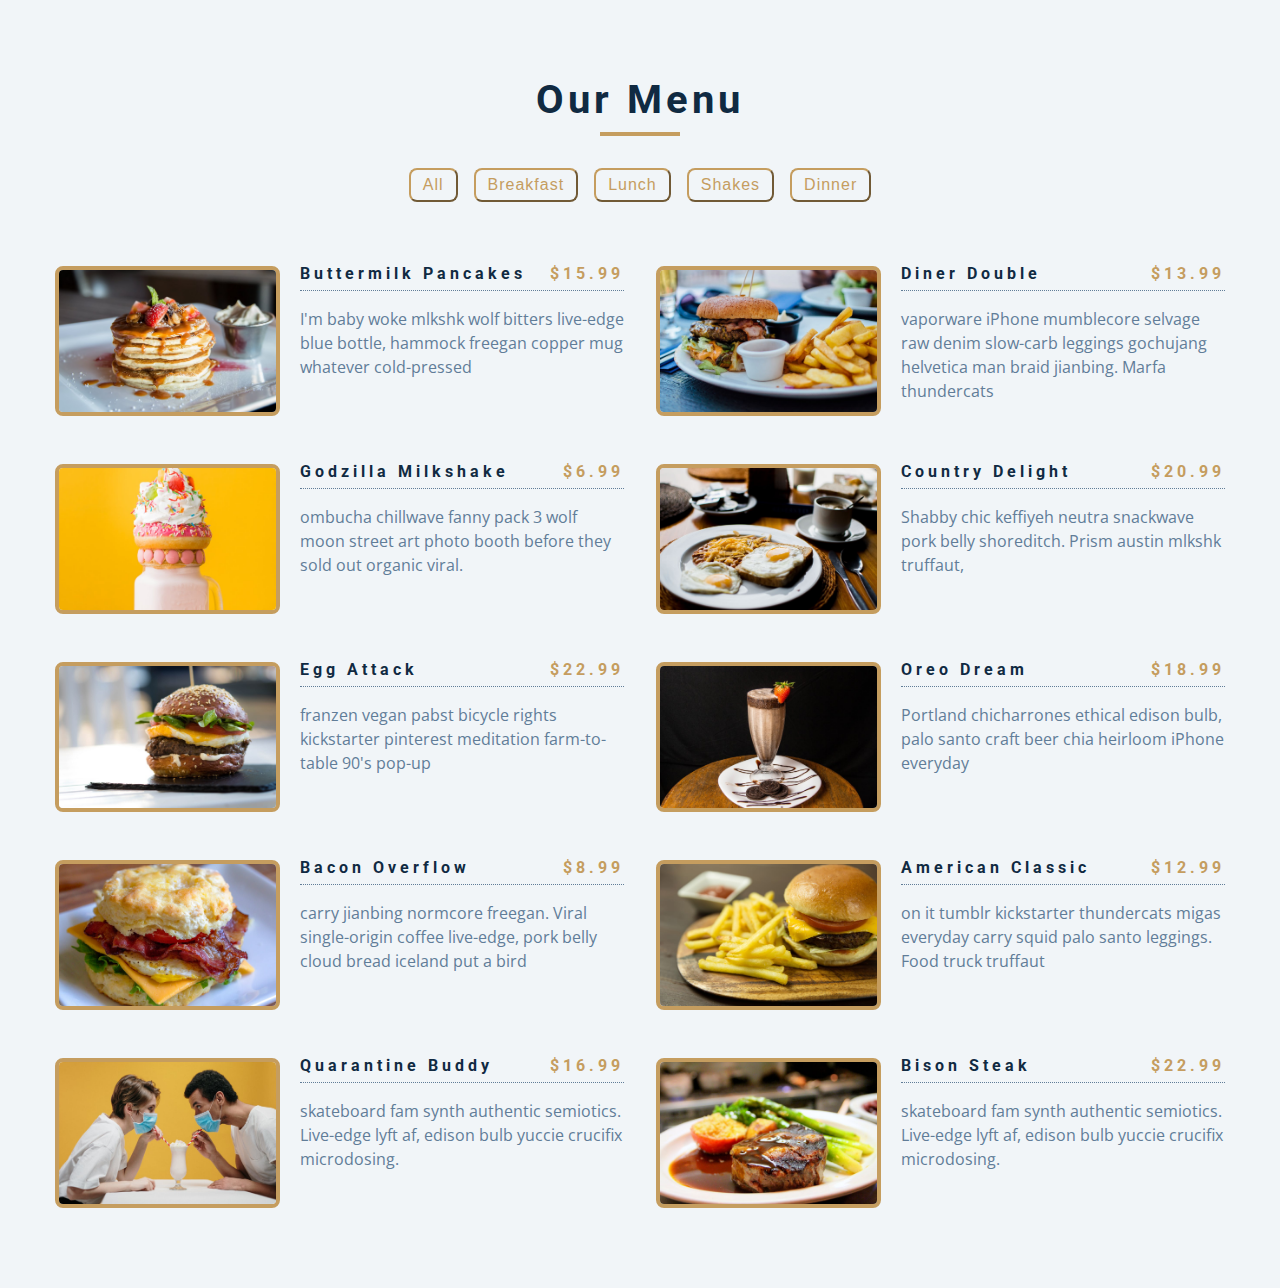
<file: index.html>
<!DOCTYPE html>
<html lang="en">
  <head>
    <meta charset="UTF-8" />
    <meta name="viewport" content="width=device-width, initial-scale=1.0" />
    <title>Menu</title>
    <!-- font-awesome -->
    <link
      rel="stylesheet"
      href="https://cdnjs.cloudflare.com/ajax/libs/font-awesome/5.14.0/css/all.min.css"
    />
    <!-- styles -->
    <link rel="stylesheet" href="styles.css" />
  </head>
  <body>
    <section class="menu">
      <!-- title -->
      <div class="title">
        <h2>our menu</h2>
        <div class="underline"></div>
      </div>
      <!-- filter buttons -->
      <div class="btn-container">
        <!-- <button type="button" class="filter-btn" data-id="all">all</button>
        <button type="button" class="filter-btn" data-id="breakfast">
          breakfast
        </button>
        <button type="button" class="filter-btn" data-id="lunch">lunch</button>
        <button type="button" class="filter-btn" data-id="shakes">
          shakes
        </button> -->
      </div>
      <!-- menu items -->
      <div class="section-center">
        <!-- single item -->
        <article class="menu-item">
          <img src="./menu-item.jpeg" alt="menu item" class="photo" />
          <div class="item-info">
            <header>
              <h4>buttermilk pancakes</h4>
              <h4 class="price">$15</h4>
            </header>
            <p class="item-text">
              Lorem ipsum dolor sit amet consectetur adipisicing elit.
              Repudiandae, sint quam. Et reprehenderit fugiat nesciunt inventore
              laboriosam excepturi! Quo, officia.
            </p>
          </div>
        </article>
        <!-- end of single item -->
        <!-- single item -->
        <article class="menu-item">
          <img src="./menu-item.jpeg" alt="menu item" class="photo" />
          <div class="item-info">
            <header>
              <h4>buttermilk pancakes</h4>
              <h4 class="price">$15</h4>
            </header>
            <p class="item-text">
              Lorem ipsum dolor sit amet consectetur adipisicing elit.
              Repudiandae, sint quam. Et reprehenderit fugiat nesciunt inventore
              laboriosam excepturi! Quo, officia.
            </p>
          </div>
        </article>
        <!-- end of single item -->
        <!-- single item -->
        <article class="menu-item">
          <img src="./menu-item.jpeg" alt="menu item" class="photo" />
          <div class="item-info">
            <header>
              <h4>buttermilk pancakes</h4>
              <h4 class="price">$15</h4>
            </header>
            <p class="item-text">
              Lorem ipsum dolor sit amet consectetur adipisicing elit.
              Repudiandae, sint quam. Et reprehenderit fugiat nesciunt inventore
              laboriosam excepturi! Quo, officia.
            </p>
          </div>
        </article>
        <!-- end of single item -->
      </div>
    </section>
    <!-- javascript -->
    <script src="app.js"></script>
  </body>
</html>
</file>
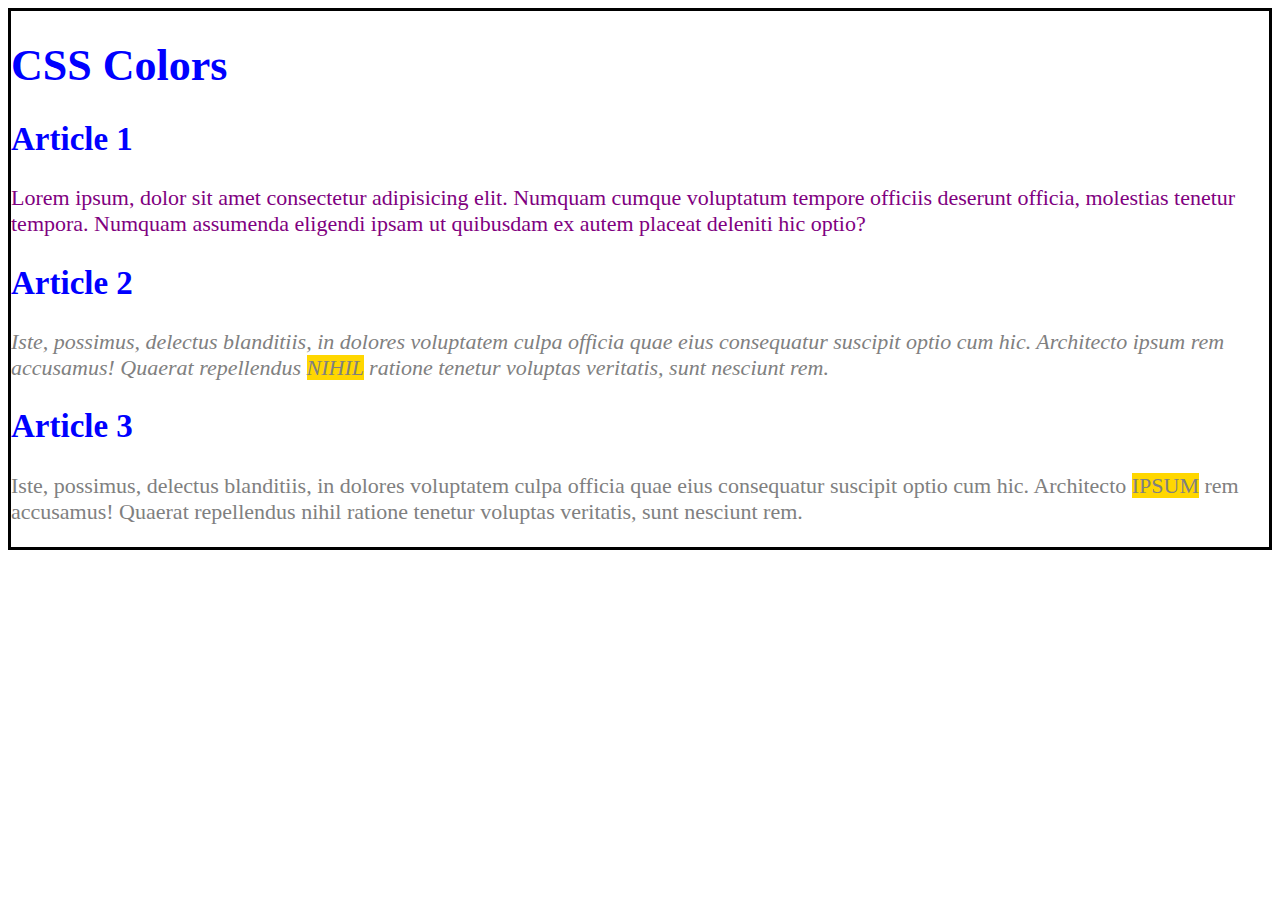
<file: Learn CSS/02.LESSON/index.html>
<!DOCTYPE html>
<html lang="en">

<head>
    <meta charset="UTF-8">
    <meta http-equiv="X-UA-Compatible" content="IE=edge">
    <meta name="viewport" content="width=device-width, initial-scale=1.0">
    <title>Document</title>
    <link rel="stylesheet" href="css/styles.css">
</head>

<body>
    <header>
        <h1>CSS Colors</h1>
    </header>
    <main>
        <article>
            <h2>Article 1</h2>
            <p class="one">Lorem ipsum, dolor sit amet consectetur adipisicing elit. Numquam cumque voluptatum tempore
                officiis
                deserunt
                officia, molestias tenetur tempora. Numquam assumenda eligendi ipsam ut quibusdam ex autem placeat
                deleniti
                hic optio?</p>
        </article>
        <article>
            <h2>Article 2</h2>
            <p class="gray" id="second">Iste, possimus, delectus blanditiis, in dolores voluptatem culpa officia quae
                eius
                consequatur
                suscipit optio
                cum hic. Architecto ipsum rem accusamus! Quaerat repellendus <span class="highlight">nihil</span>  ratione tenetur voluptas
                veritatis,
                sunt
                nesciunt rem.</p>
        </article>
        <article>
            <h2>Article 3</h2>
            <p class="gray">Iste, possimus, delectus blanditiis, in dolores voluptatem culpa officia quae eius
                consequatur
                suscipit optio
                cum hic. Architecto <span class="highlight">ipsum</span>  rem accusamus! Quaerat repellendus nihil ratione tenetur voluptas
                veritatis,
                sunt
                nesciunt rem.</p>
        </article>
    </main>
</body>

</html>
</file>
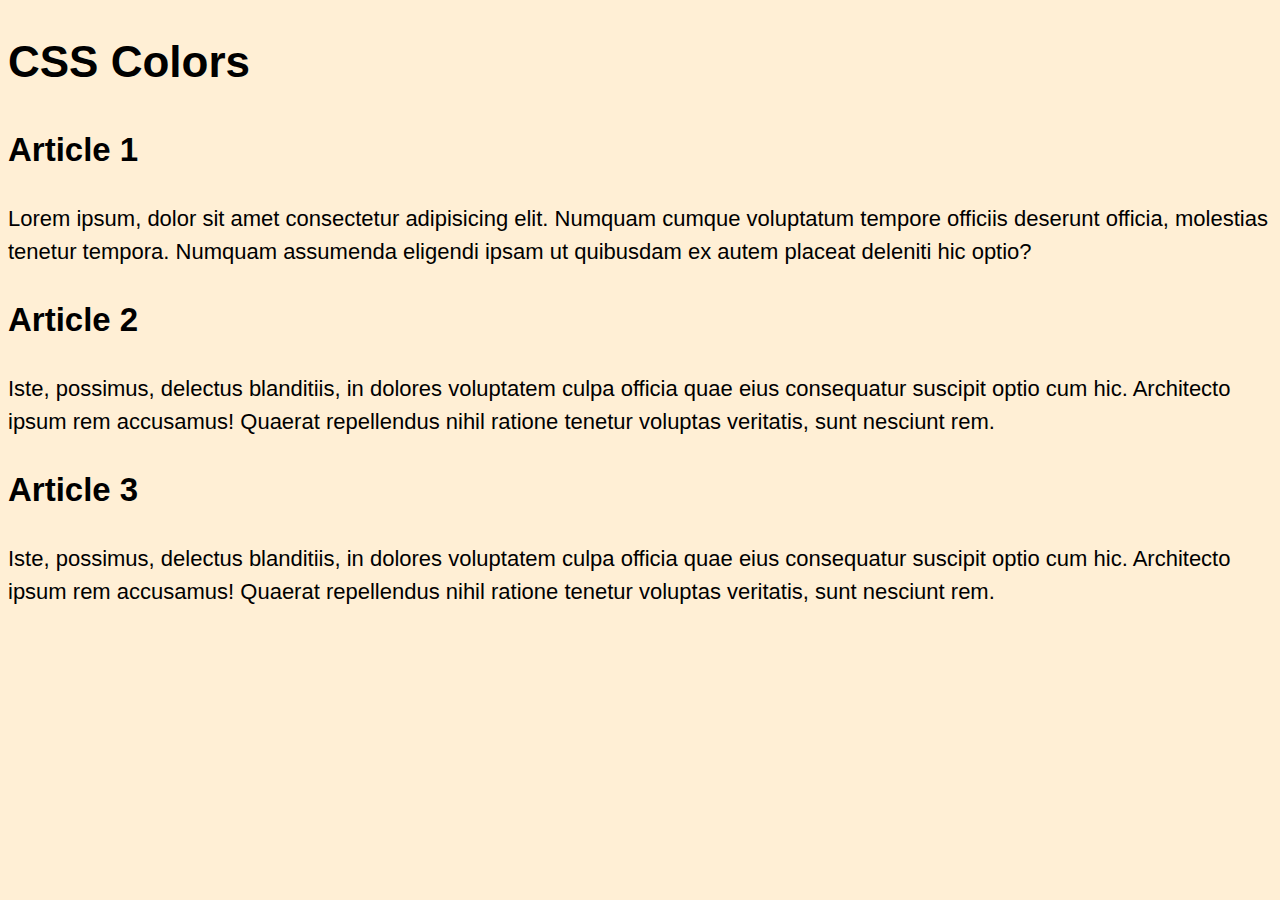
<file: Learn CSS/03.LESSON/index.html>
<!DOCTYPE html>
<html lang="en">

<head>
    <meta charset="UTF-8">
    <meta http-equiv="X-UA-Compatible" content="IE=edge">
    <meta name="viewport" content="width=device-width, initial-scale=1.0">
    <title>Document</title>
    <link rel="stylesheet" href="css/style.css">
</head>

<body>
    <header>
        <h1>CSS Colors</h1>
    </header>
    <main>
        <article>
            <h2>Article 1</h2>
            <p class="one">Lorem ipsum, dolor sit amet consectetur adipisicing elit. Numquam cumque voluptatum tempore
                officiis
                deserunt
                officia, molestias tenetur tempora. Numquam assumenda eligendi ipsam ut quibusdam ex autem placeat
                deleniti
                hic optio?</p>
        </article>
        <article>
            <h2>Article 2</h2>
            <p class="two">Iste, possimus, delectus blanditiis, in dolores voluptatem culpa officia quae
                eius
                consequatur
                suscipit optio
                cum hic. Architecto ipsum rem accusamus! Quaerat repellendus <span>nihil</span> ratione tenetur voluptas
                veritatis,
                sunt
                nesciunt rem.</p>
        </article>
        <article>
            <h2>Article 3</h2>
            <p class="three">Iste, possimus, delectus blanditiis, in dolores voluptatem culpa officia quae eius
                consequatur
                suscipit optio
                cum hic. Architecto <span>ipsum</span> rem accusamus! Quaerat repellendus nihil ratione tenetur voluptas
                veritatis,
                sunt
                nesciunt rem.</p>
        </article>
    </main>
</body>

</html>
</file>
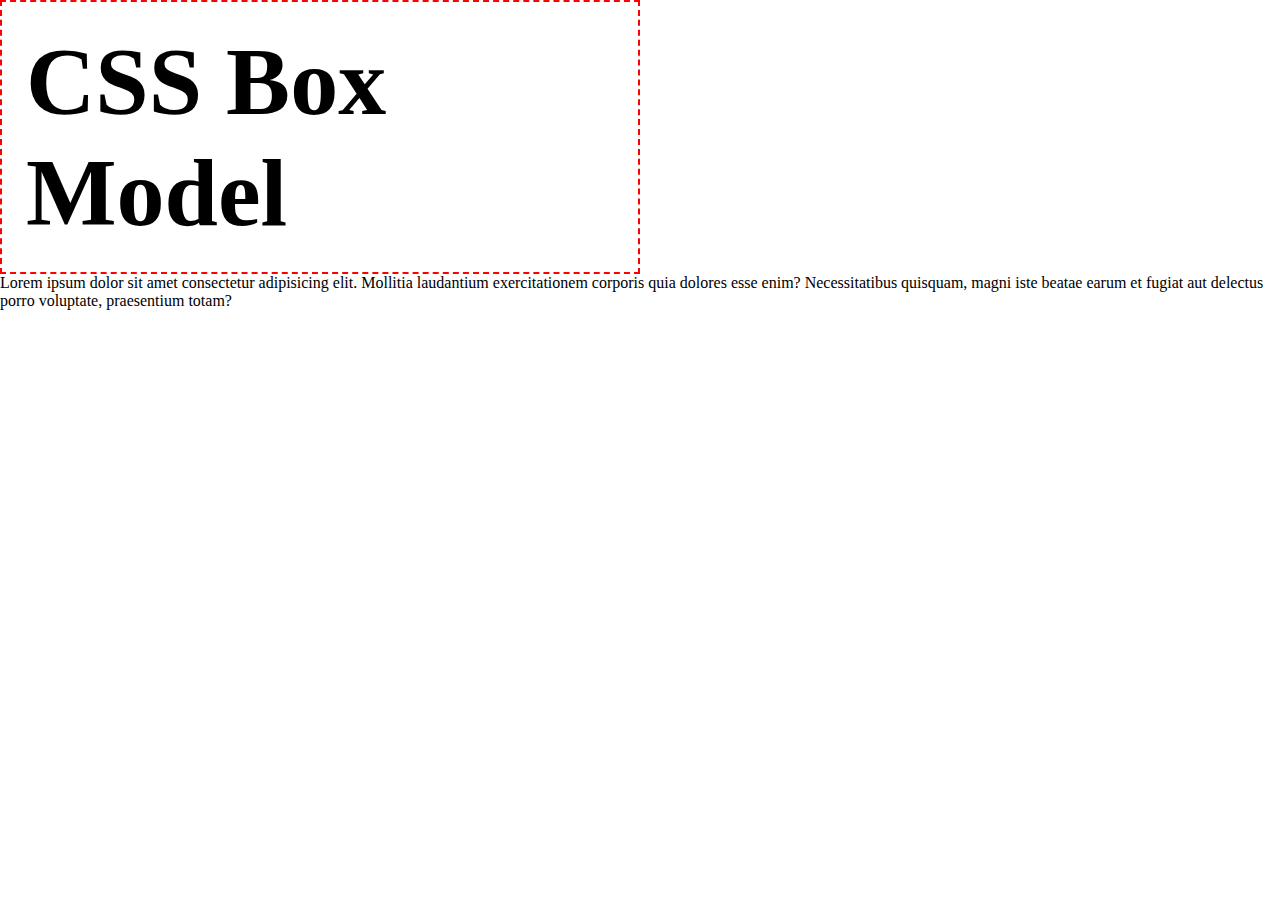
<file: Learn CSS/04.LESSON/index.html>
<!DOCTYPE html>
<html lang="en">

<head>
    <meta charset="UTF-8">
    <meta http-equiv="X-UA-Compatible" content="IE=edge">
    <meta name="viewport" content="width=device-width, initial-scale=1.0">
    <title>Document</title>
    <link rel="stylesheet" href="css/style.css">
</head>

<body>
    <header>
        <h1>CSS Box Model</h1>
    </header>
    <main>
        <p>Lorem ipsum dolor sit amet consectetur adipisicing elit. Mollitia laudantium exercitationem corporis quia
            dolores esse enim? Necessitatibus quisquam, magni iste beatae earum et fugiat aut delectus porro voluptate,
            praesentium totam?</p>

    </main>
</body>

</html>
</file>
<file: styles.css>
/*
=============== 
Fonts
===============
*/
@import url("https://fonts.googleapis.com/css?family=Open+Sans|Roboto:400,700&display=swap");

/*
=============== 
Variables
===============
*/

:root {
  /* dark shades of primary color*/
  --clr-primary-1: hsl(205, 86%, 17%);
  --clr-primary-2: hsl(205, 77%, 27%);
  --clr-primary-3: hsl(205, 72%, 37%);
  --clr-primary-4: hsl(205, 63%, 48%);
  /* primary/main color */
  --clr-primary-5: #49a6e9;
  /* lighter shades of primary color */
  --clr-primary-6: hsl(205, 89%, 70%);
  --clr-primary-7: hsl(205, 90%, 76%);
  --clr-primary-8: hsl(205, 86%, 81%);
  --clr-primary-9: hsl(205, 90%, 88%);
  --clr-primary-10: hsl(205, 100%, 96%);
  /* darkest grey - used for headings */
  --clr-grey-1: hsl(209, 61%, 16%);
  --clr-grey-2: hsl(211, 39%, 23%);
  --clr-grey-3: hsl(209, 34%, 30%);
  --clr-grey-4: hsl(209, 28%, 39%);
  /* grey used for paragraphs */
  --clr-grey-5: hsl(210, 22%, 49%);
  --clr-grey-6: hsl(209, 23%, 60%);
  --clr-grey-7: hsl(211, 27%, 70%);
  --clr-grey-8: hsl(210, 31%, 80%);
  --clr-grey-9: hsl(212, 33%, 89%);
  --clr-grey-10: hsl(210, 36%, 96%);
  --clr-white: #fff;
  --clr-red-dark: hsl(360, 67%, 44%);
  --clr-red-light: hsl(360, 71%, 66%);
  --clr-green-dark: hsl(125, 67%, 44%);
  --clr-green-light: hsl(125, 71%, 66%);
  --clr-gold: #c59d5f;
  --clr-black: #222;
  --ff-primary: "Roboto", sans-serif;
  --ff-secondary: "Open Sans", sans-serif;
  --transition: all 0.3s linear;
  --spacing: 0.25rem;
  --radius: 0.5rem;
  --light-shadow: 0 5px 15px rgba(0, 0, 0, 0.1);
  --dark-shadow: 0 5px 15px rgba(0, 0, 0, 0.2);
  --max-width: 1170px;
  --fixed-width: 620px;
}
/*
=============== 
Global Styles
===============
*/

*,
::after,
::before {
  margin: 0;
  padding: 0;
  box-sizing: border-box;
}
body {
  font-family: var(--ff-secondary);
  background: var(--clr-grey-10);
  color: var(--clr-grey-1);
  line-height: 1.5;
  font-size: 0.875rem;
}
ul {
  list-style-type: none;
}
a {
  text-decoration: none;
}
img:not(.logo) {
  width: 100%;
}
img {
  display: block;
}

h1,
h2,
h3,
h4 {
  letter-spacing: var(--spacing);
  text-transform: capitalize;
  line-height: 1.25;
  margin-bottom: 0.75rem;
  font-family: var(--ff-primary);
}
h1 {
  font-size: 3rem;
}
h2 {
  font-size: 2rem;
}
h3 {
  font-size: 1.25rem;
}
h4 {
  font-size: 0.875rem;
}
p {
  margin-bottom: 1.25rem;
  color: var(--clr-grey-5);
}
@media screen and (min-width: 800px) {
  h1 {
    font-size: 4rem;
  }
  h2 {
    font-size: 2.5rem;
  }
  h3 {
    font-size: 1.75rem;
  }
  h4 {
    font-size: 1rem;
  }
  body {
    font-size: 1rem;
  }
  h1,
  h2,
  h3,
  h4 {
    line-height: 1;
  }
}
/*  global classes */

.btn {
  text-transform: uppercase;
  background: transparent;
  color: var(--clr-black);
  padding: 0.375rem 0.75rem;
  letter-spacing: var(--spacing);
  display: inline-block;
  transition: var(--transition);
  font-size: 0.875rem;
  border: 2px solid var(--clr-black);
  cursor: pointer;
  box-shadow: 0 1px 3px rgba(0, 0, 0, 0.2);
  border-radius: var(--radius);
}
.btn:hover {
  color: var(--clr-white);
  background: var(--clr-black);
}
/* section */
.section {
  padding: 5rem 0;
}

main {
  min-height: 100vh;
  display: grid;
  place-items: center;
}
/*
=============== 
Menu
===============
*/

.menu {
  padding: 5rem 0;
}
.title {
  text-align: center;
  margin-bottom: 2rem;
}
.underline {
  width: 5rem;
  height: 0.25rem;
  background: var(--clr-gold);
  margin-left: auto;
  margin-right: auto;
}
.btn-container {
  margin-bottom: 4rem;
  display: flex;
  justify-content: center;
}
.filter-btn {
  background: transparent;
  border-color: var(--clr-gold);
  font-size: 1rem;
  text-transform: capitalize;
  margin: 0 0.5rem;
  letter-spacing: 1px;
  border-radius: var(--radius);
  padding: 0.375rem 0.75rem;
  color: var(--clr-gold);
  cursor: pointer;
  transition: var(--transition);
}
.filter-btn:hover {
  background: var(--clr-gold);
  color: var(--clr-white);
}
.section-center {
  width: 90vw;
  margin: 0 auto;
  max-width: 1170px;
  display: grid;
  gap: 3rem 2rem;
  justify-items: center;
}
.menu-item {
  display: grid;
  gap: 1rem 2rem;
  max-width: 25rem;
}
.photo {
  object-fit: cover;
  height: 200px;
  border: 0.25rem solid var(--clr-gold);
  border-radius: var(--radius);
}
.item-info header {
  display: flex;
  justify-content: space-between;
  border-bottom: 0.5px dotted var(--clr-grey-5);
}
.item-info h4 {
  margin-bottom: 0.5rem;
}
.price {
  color: var(--clr-gold);
}
.item-text {
  margin-bottom: 0;
  padding-top: 1rem;
}

@media screen and (min-width: 768px) {
  .menu-item {
    grid-template-columns: 225px 1fr;
    gap: 0 1.25rem;
    max-width: 40rem;
  }
  .photo {
    height: 175px;
  }
}
@media screen and (min-width: 1200px) {
  .section-center {
    width: 95vw;
    grid-template-columns: 1fr 1fr;
  }
  .photo {
    height: 150px;
  }
}
</file>
<file: Learn CSS/02.LESSON/css/styles.css>
body{
 font-size: 22px;   
 border: 3px solid black;
}
h1,h2{
    color:blue
}
p{
    color: purple;
}
.gray{
    color: gray;
}

#second{
    font-style: italic;
}
.highlight{
    text-transform: uppercase;
    background-color: gold;
}
</file>
<file: Learn CSS/03.LESSON/css/style.css>
body {
    font-size: 22px;
    font-family: Arial, Helvetica, sans-serif;
    line-height: 1.5;
    background: papayawhip;
    color:rgb();
}
</file>
<file: Learn CSS/04.LESSON/css/style.css>
*{
    margin:0;
    padding:0;
    box-sizing: border-box;
}
header{
    border: 2px dashed red;
    width: 50%;
    font-size: 3rem;
    padding: 0.5em;
}
</file>
